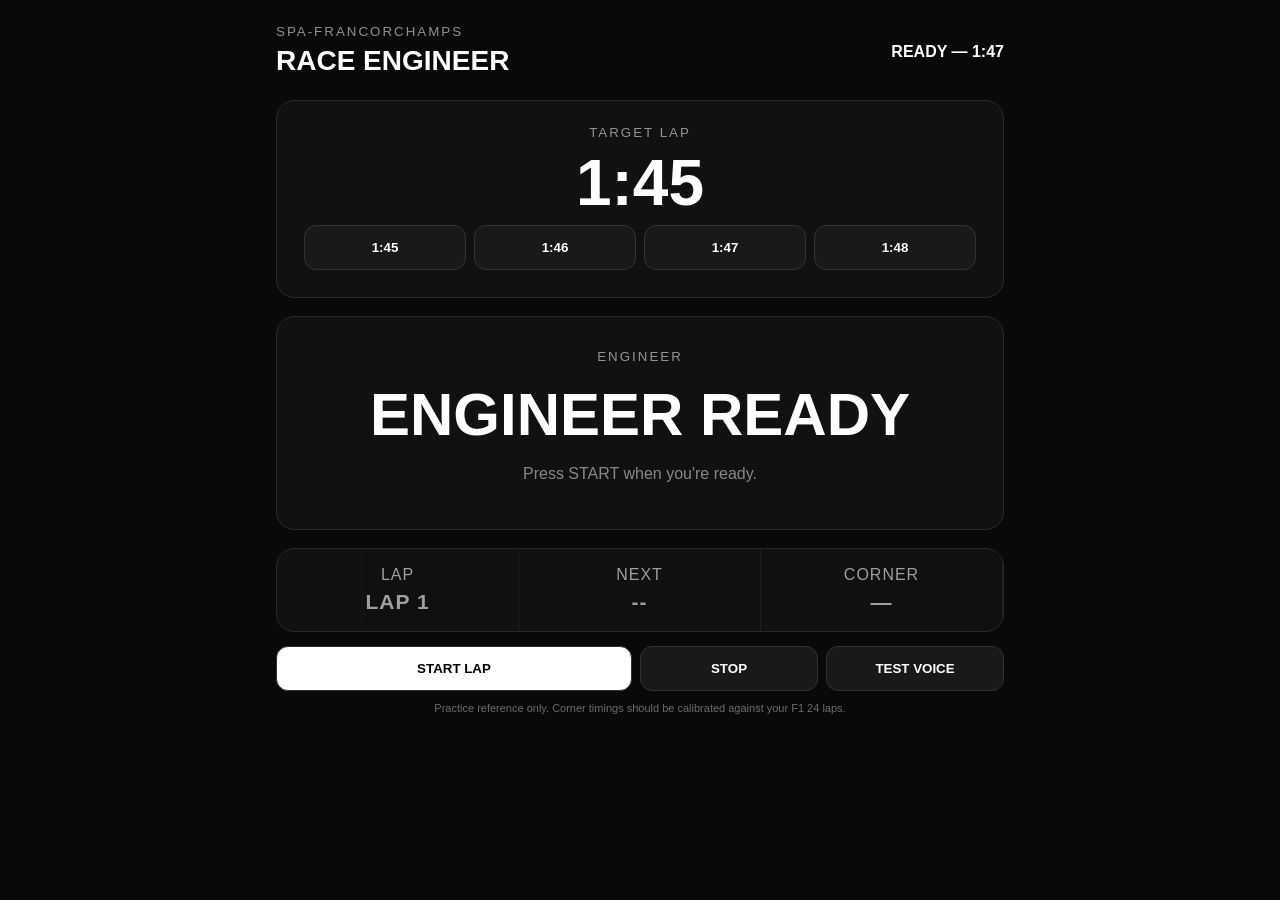
<file: index.html>
<!doctype html><html><head><meta charset="utf-8"><meta name="viewport" content="width=device-width,initial-scale=1"><title>Spa Race Engineer</title><link rel="stylesheet" href="style.css"></head><body><main><header><div><small>SPA-FRANCORCHAMPS</small><h1>RACE ENGINEER</h1></div><b id="status">READY</b></header><section class="hero"><small>TARGET LAP</small><div id="target">1:45</div><div class="paces"><button data-lap="105">1:45</button><button data-lap="106">1:46</button><button data-lap="107">1:47</button><button data-lap="108">1:48</button></div></section><section class="call"><small>ENGINEER</small><div id="call">READY</div><p id="next">Press START when you're ready.</p></section><section class="stats"><div>LAP<strong id="lap">0:00.0</strong></div><div>NEXT<strong id="count">--</strong></div><div>CORNER<strong id="corner">—</strong></div></section><div class="controls"><button id="start">START LAP</button><button id="stop">STOP</button><button id="test">TEST VOICE</button></div><p class="note">Practice reference only. Corner timings should be calibrated against your F1 24 laps.</p></main><script src="engineer.js"></script></body></html>
</file>
<file: style.css>
*{box-sizing:border-box}body{margin:0;background:#090909;color:#fff;font-family:Arial,sans-serif}main{max-width:760px;margin:auto;padding:22px 16px}header{display:flex;justify-content:space-between;align-items:center}small{letter-spacing:2px;opacity:.55}h1{margin:5px 0;font-size:28px}.hero,.call,.stats{background:#111;border:1px solid #292929;border-radius:18px;margin-top:18px}.hero{text-align:center;padding:22px}.hero>div{font-size:64px;font-weight:900;margin:5px}.paces,.controls{display:grid;grid-template-columns:repeat(4,1fr);gap:8px}.paces button,.controls button{background:#191919;color:white;border:1px solid #333;border-radius:12px;padding:14px;font-weight:800}.paces .selected,#start{background:white;color:black}.call{text-align:center;padding:30px 15px;min-height:190px}.call>div{font-size:clamp(36px,8vw,60px);font-weight:900;margin:15px 0}.call p{opacity:.5}.stats{display:grid;grid-template-columns:repeat(3,1fr);overflow:hidden}.stats div{text-align:center;padding:17px;border-right:1px solid #292929;letter-spacing:1px;opacity:.6}.stats strong{display:block;color:#fff;font-size:21px;margin-top:6px;opacity:1}.controls{grid-template-columns:2fr 1fr 1fr;margin-top:14px}.note{text-align:center;font-size:11px;opacity:.4}@media(max-width:500px){.controls{grid-template-columns:1fr 1fr}.controls #start{grid-column:1/-1}.hero>div{font-size:52px}.call>div{font-size:42px}}
</file>
